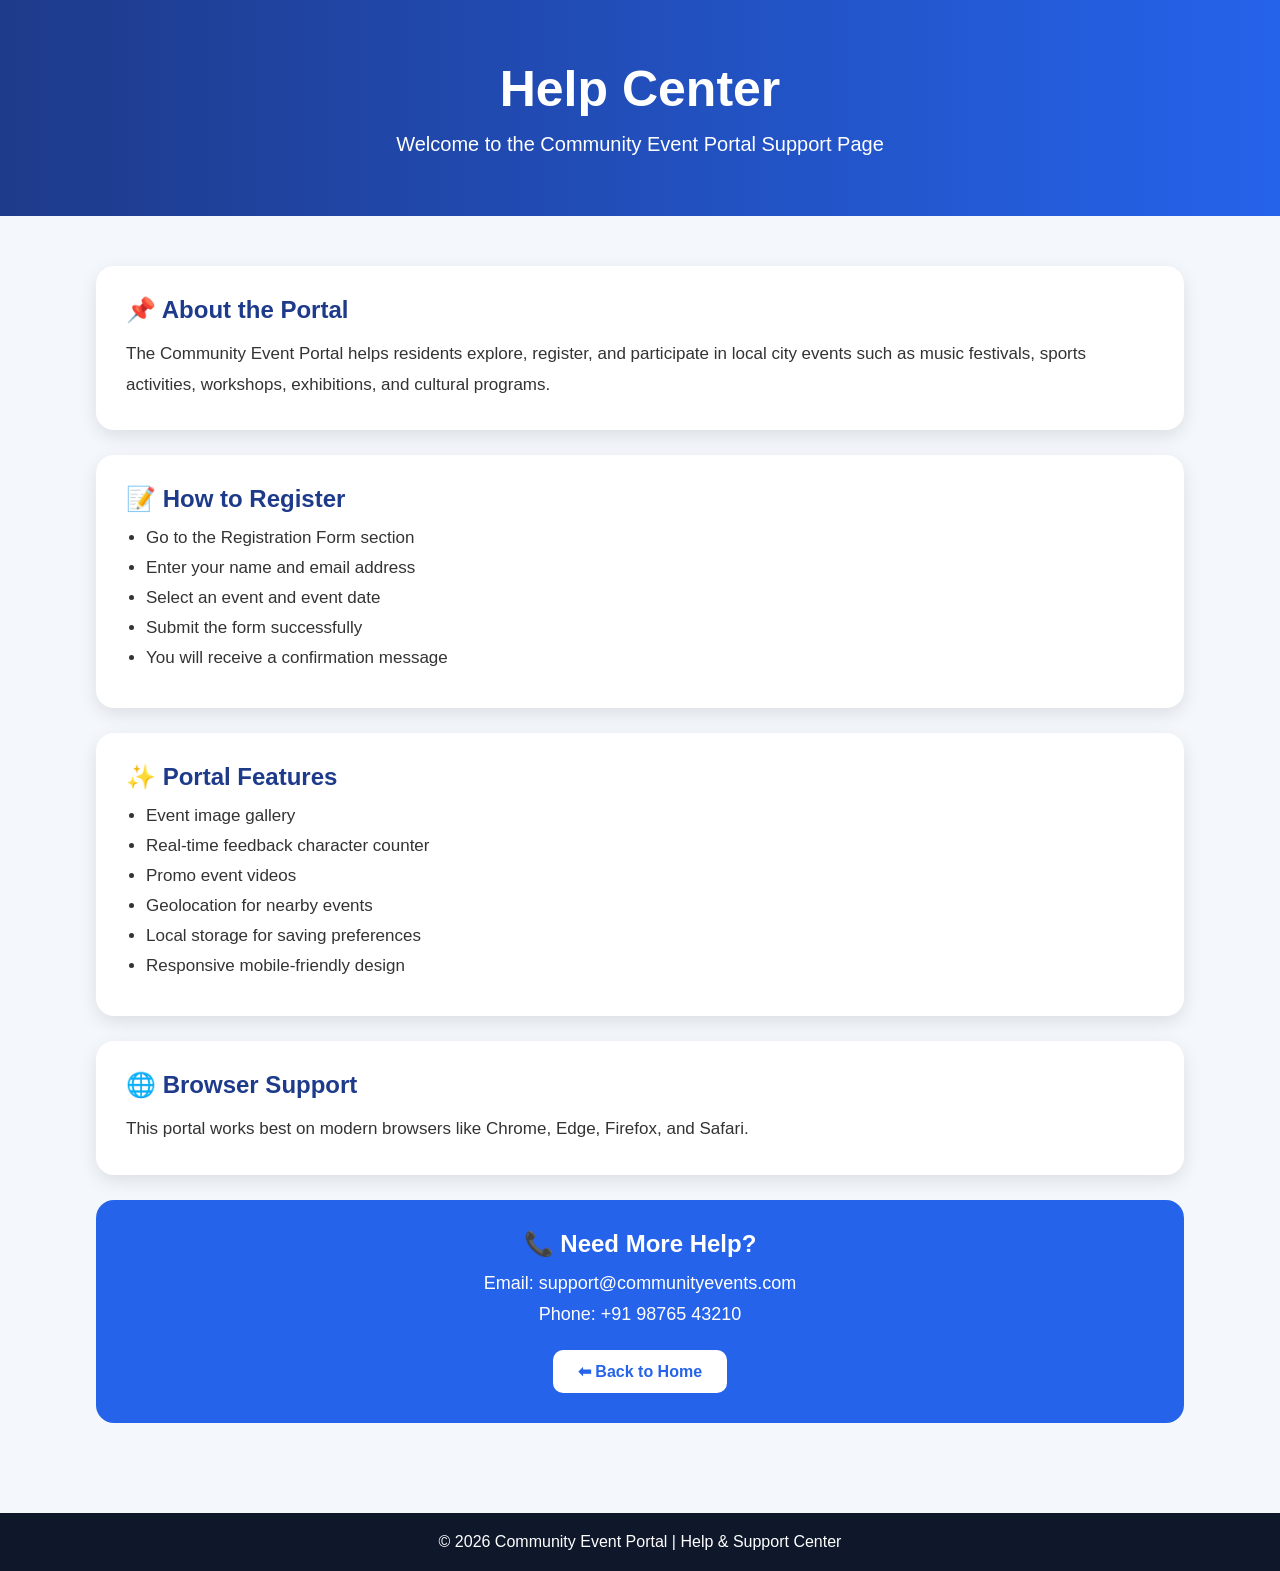
<file: CommunityEventPortal/help.html>
<!DOCTYPE html>
<html lang="en">

<head>
    <meta charset="UTF-8">
    <meta name="viewport"
        content="width=device-width, initial-scale=1.0">

    <title>Help Center</title>

    <style>
        * {
            margin: 0;
            padding: 0;
            box-sizing: border-box;
        }

        body {
            font-family: 'Segoe UI', sans-serif;
            background: #f4f7fb;
            color: #333;
        }

        header {
            background: linear-gradient(90deg,
                    #1e3a8a,
                    #2563eb);

            color: white;
            text-align: center;
            padding: 60px 20px;
        }

        header h1 {
            font-size: 50px;
            margin-bottom: 15px;
        }

        header p {
            font-size: 20px;
        }

        .container {
            width: 85%;
            margin: auto;
            padding: 50px 0;
        }

        .help-card {
            background: white;
            padding: 30px;
            margin-bottom: 25px;
            border-radius: 18px;
            box-shadow: 0 6px 18px rgba(0, 0, 0, 0.1);
            transition: 0.3s;
        }

        .help-card:hover {
            transform: translateY(-8px);
        }

        .help-card h2 {
            color: #1e3a8a;
            margin-bottom: 15px;
        }

        .help-card p {
            line-height: 1.8;
            font-size: 17px;
        }

        ul {
            margin-top: 15px;
            padding-left: 20px;
        }

        ul li {
            margin-bottom: 10px;
            font-size: 17px;
        }

        .contact-box {
            background: #2563eb;
            color: white;
            padding: 30px;
            border-radius: 18px;
            text-align: center;
        }

        .contact-box h2 {
            margin-bottom: 15px;
        }

        .contact-box p {
            font-size: 18px;
            margin-bottom: 10px;
        }

        .btn {
            display: inline-block;
            margin-top: 15px;
            padding: 12px 25px;
            background: white;
            color: #2563eb;
            text-decoration: none;
            border-radius: 10px;
            font-weight: bold;
            transition: 0.3s;
        }

        .btn:hover {
            background: yellow;
            color: black;
        }

        footer {
            background: #0f172a;
            color: white;
            text-align: center;
            padding: 20px;
            margin-top: 40px;
        }

        @media(max-width:768px) {

            header h1 {
                font-size: 35px;
            }

            .container {
                width: 95%;
            }
        }
    </style>

</head>

<body>

    <!-- Header -->

    <header>

        <h1>Help Center</h1>

        <p>
            Welcome to the Community Event Portal Support Page
        </p>

    </header>

    <!-- Main Container -->

    <div class="container">

        <!-- Portal Help -->

        <div class="help-card">

            <h2>📌 About the Portal</h2>

            <p>
                The Community Event Portal helps residents explore,
                register, and participate in local city events such as
                music festivals, sports activities, workshops,
                exhibitions, and cultural programs.
            </p>

        </div>

        <!-- Registration Help -->

        <div class="help-card">

            <h2>📝 How to Register</h2>

            <ul>
                <li>Go to the Registration Form section</li>

                <li>Enter your name and email address</li>

                <li>Select an event and event date</li>

                <li>Submit the form successfully</li>

                <li>You will receive a confirmation message</li>
            </ul>

        </div>

        <!-- Features -->

        <div class="help-card">

            <h2>✨ Portal Features</h2>

            <ul>
                <li>Event image gallery</li>

                <li>Real-time feedback character counter</li>

                <li>Promo event videos</li>

                <li>Geolocation for nearby events</li>

                <li>Local storage for saving preferences</li>

                <li>Responsive mobile-friendly design</li>
            </ul>

        </div>

        <!-- Browser Support -->

        <div class="help-card">

            <h2>🌐 Browser Support</h2>

            <p>
                This portal works best on modern browsers like
                Chrome, Edge, Firefox, and Safari.
            </p>

        </div>

        <!-- Contact -->

        <div class="contact-box">

            <h2>📞 Need More Help?</h2>

            <p>Email: support@communityevents.com</p>

            <p>Phone: +91 98765 43210</p>

            <a href="index.html" class="btn">
                ⬅ Back to Home
            </a>

        </div>

    </div>

    <!-- Footer -->

    <footer>

        <p>
            © 2026 Community Event Portal | Help & Support Center
        </p>

    </footer>

</body>

</html>
</file>
